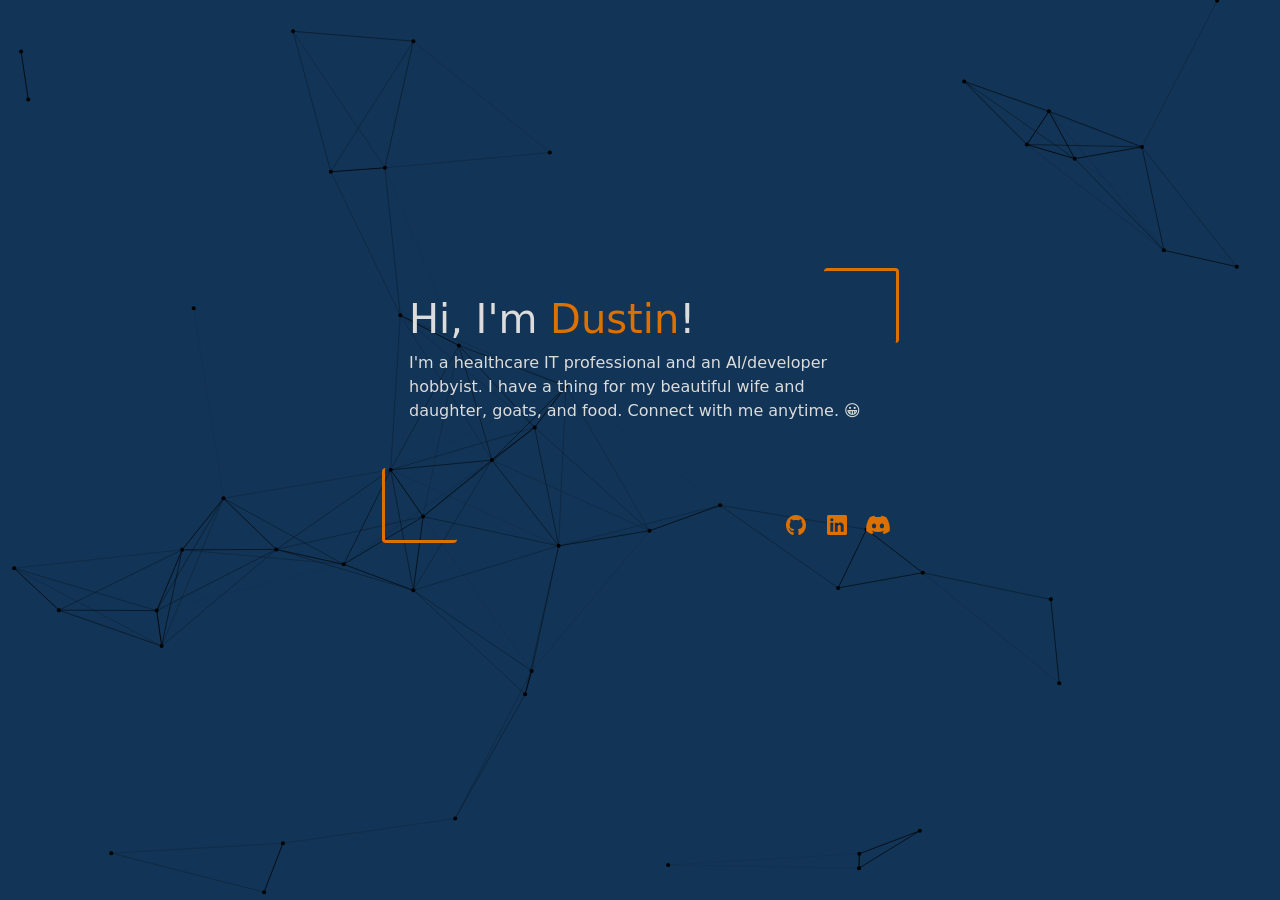
<file: index.html>
<!DOCTYPE html>
<html lang="en">

<head>
    <meta charset="UTF-8">
    <meta name="viewport" content="width=device-width, initial-scale=1.0">
    <meta name="darkreader-lock">
    <link rel="icon" type="image/svg" href="Icons/goat.svg">
    <title>Dustin C.</title>

    <!-- Bootstrap 5 and CSS Init -->
    <link href="https://cdn.jsdelivr.net/npm/bootstrap@5.0.2/dist/css/bootstrap.min.css" rel="stylesheet"
        integrity="sha384-EVSTQN3/azprG1Anm3QDgpJLIm9Nao0Yz1ztcQTwFspd3yD65VohhpuuCOmLASjC" crossorigin="anonymous">
    <link rel="stylesheet" href="CSS/styles.css">
</head>

<body>
    <canvas id="particleCanvas"></canvas>

    <main class="corner-highlight">
        <h1>Hi, I'm <span class="lookatme">Dustin</span>!</h1>
        <p>I'm a healthcare IT professional and an AI/developer hobbyist. I have a thing for my beautiful wife and
            daughter, goats, and food. Connect with me anytime. 😀</p>
        <section class="icons">
            <a href="https://github.com/GoatEXE"><img src="Icons/github.svg" class="icon" alt="github"></a>
            <a href="https://www.linkedin.com/in/dustin-coppock-788351135/"><img src="Icons/linkedin.svg" class="icon"
                    alt="linkedin"></a>
            <a href="https://discordapp.com/users/211240039747813376"><img src="Icons/discord.svg" class="icon"
                    alt="discord"></a>
        </section>
    </main>

    <!-- Bootstrap 5 JS  and JS Init -->
    <script src="https://cdn.jsdelivr.net/npm/bootstrap@5.0.2/dist/js/bootstrap.bundle.min.js"
        integrity="sha384-MrcW6ZMFYlzcLA8Nl+NtUVF0sA7MsXsP1UyJoMp4YLEuNSfAP+JcXn/tWtIaxVXM"
        crossorigin="anonymous"></script>
    <script src="JS/particles.js"></script>
</body>

</html>
</file>
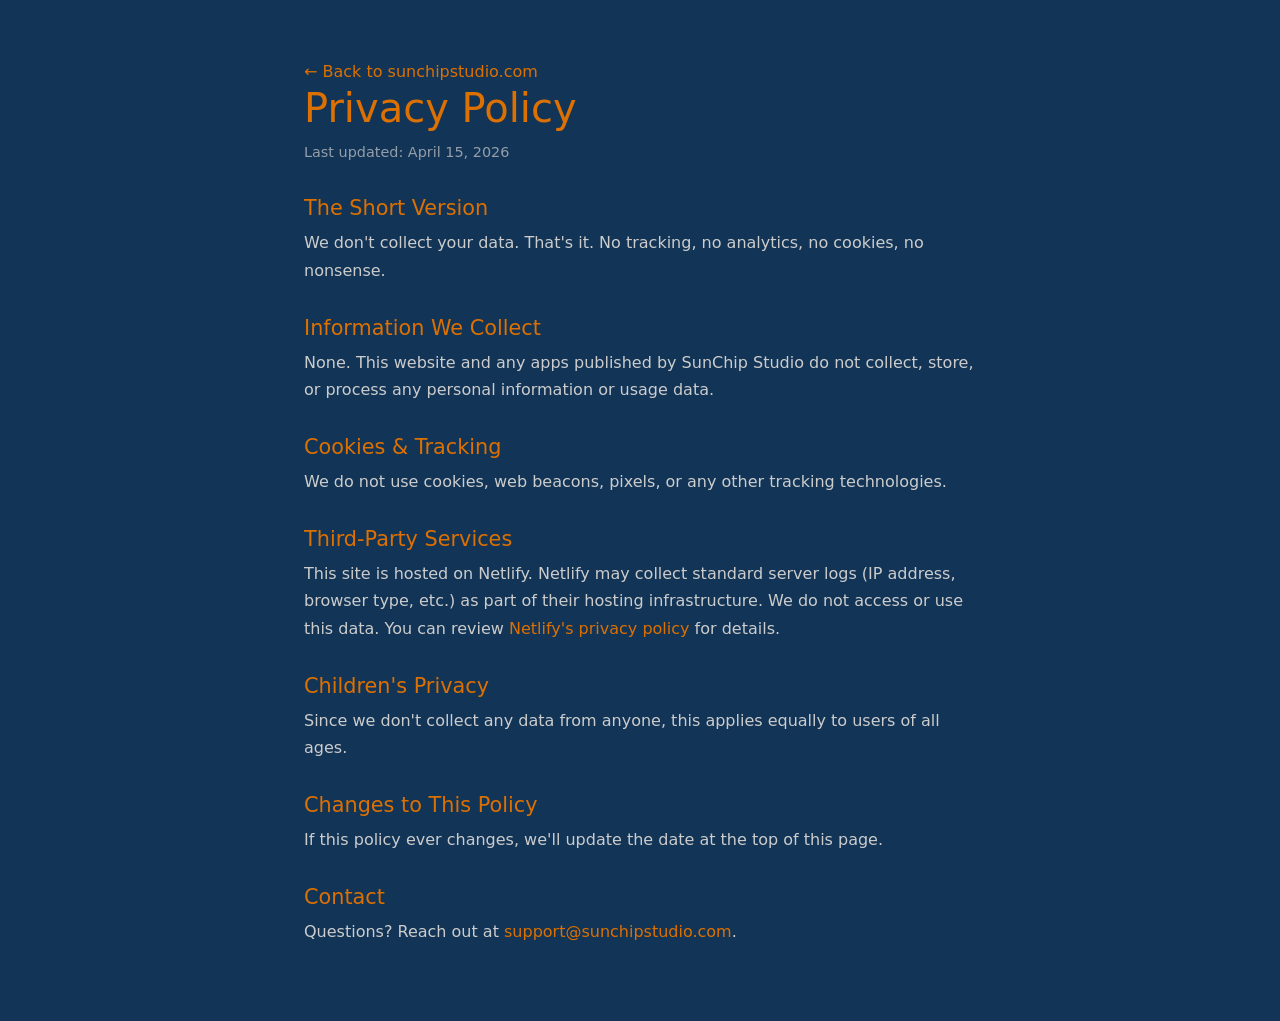
<file: privacy/index.html>
<!DOCTYPE html>
<html lang="en">

<head>
    <meta charset="UTF-8">
    <meta name="viewport" content="width=device-width, initial-scale=1.0">
    <meta name="darkreader-lock">
    <link rel="icon" type="image/svg" href="../Icons/goat.svg">
    <title>Privacy Policy - SunChip Studio</title>

    <!-- Bootstrap 5 and CSS -->
    <link href="https://cdn.jsdelivr.net/npm/bootstrap@5.0.2/dist/css/bootstrap.min.css" rel="stylesheet"
        integrity="sha384-EVSTQN3/azprG1Anm3QDgpJLIm9Nao0Yz1ztcQTwFspd3yD65VohhpuuCOmLASjC" crossorigin="anonymous">
    <link rel="stylesheet" href="../CSS/styles.css">
    <style>
        .privacy-container {
            max-width: 720px;
            margin: 0 auto;
            padding: 60px 24px;
        }

        .privacy-container h1 {
            color: var(--complimentary-color);
            margin-bottom: 8px;
        }

        .privacy-container h2 {
            color: var(--complimentary-color);
            font-size: 1.3rem;
            margin-top: 2rem;
            margin-bottom: 0.5rem;
        }

        .privacy-container p,
        .privacy-container li {
            color: var(--secondary-color);
            line-height: 1.7;
        }

        .privacy-container a {
            color: var(--complimentary-color);
            text-decoration: none;
            margin: 0;
        }

        .privacy-container a:hover {
            text-decoration: underline;
        }

        .back-link {
            display: inline-block;
            margin-bottom: 2rem;
            color: var(--complimentary-color);
            text-decoration: none;
        }

        .back-link:hover {
            text-decoration: underline;
        }

        .last-updated {
            color: var(--secondary-color);
            font-size: 0.9rem;
            opacity: 0.7;
            margin-bottom: 2rem;
        }
    </style>
</head>

<body>
    <div class="privacy-container">
        <a href="/" class="back-link">&larr; Back to sunchipstudio.com</a>

        <h1>Privacy Policy</h1>
        <p class="last-updated">Last updated: April 15, 2026</p>

        <h2>The Short Version</h2>
        <p>We don't collect your data. That's it. No tracking, no analytics, no cookies, no nonsense.</p>

        <h2>Information We Collect</h2>
        <p>None. This website and any apps published by SunChip Studio do not collect, store, or process any personal
            information or usage data.</p>

        <h2>Cookies &amp; Tracking</h2>
        <p>We do not use cookies, web beacons, pixels, or any other tracking technologies.</p>

        <h2>Third-Party Services</h2>
        <p>This site is hosted on Netlify. Netlify may collect standard server logs (IP address, browser type, etc.) as
            part of their hosting infrastructure. We do not access or use this data. You can review
            <a href="https://www.netlify.com/privacy/" target="_blank" rel="noopener">Netlify's privacy policy</a>
            for details.</p>

        <h2>Children's Privacy</h2>
        <p>Since we don't collect any data from anyone, this applies equally to users of all ages.</p>

        <h2>Changes to This Policy</h2>
        <p>If this policy ever changes, we'll update the date at the top of this page.</p>

        <h2>Contact</h2>
        <p>Questions? Reach out at
            <a href="mailto:support@sunchipstudio.com">support@sunchipstudio.com</a>.
        </p>
    </div>

    <!-- Bootstrap 5 JS -->
    <script src="https://cdn.jsdelivr.net/npm/bootstrap@5.0.2/dist/js/bootstrap.bundle.min.js"
        integrity="sha384-MrcW6ZMFYlzcLA8Nl+NtUVF0sA7MsXsP1UyJoMp4YLEuNSfAP+JcXn/tWtIaxVXM"
        crossorigin="anonymous"></script>
</body>

</html>
</file>
<file: CSS/styles.css>
/* Variables */
:root {
    --bg-color: #123456;
    --primary-color: #DCDCDC;
    --secondary-color: #CCCCCC;
    --complimentary-color: #DC7000;
}


/* HTML Elements */
body {
    background-color: var(--bg-color);
}

canvas {
    display: block;
}

h1, p {
    color: var(--primary-color);
}

a {
    margin: 3px;
}


/* Coloring */
.lookatme {
    color: var(--complimentary-color);
}


/* Icons */
.icons {
    position: absolute;
    bottom: 0px;
    right: 0px;
}

.icon {
    width: 30px;
    height: 30px;
}


/* Section Container */
.corner-highlight {
    left: 30%;
    top: 30%;
    width: 40%;
    height: 30%;
    padding: 25px;
    position: absolute;
}

.corner-highlight::before,
.corner-highlight::after {
    content: '';
    position: absolute;
    border: 3px solid var(--complimentary-color); 
    width: 75px;
    height: 75px;
    border-radius: 5%;
}

.corner-highlight::before {
    top: -2.5px;
    right: -2.5px;
    border-left: none;
    border-bottom: none;
}

.corner-highlight::after {
    bottom: -2.5px;
    left: -2.5px;
    border-top: none;
    border-right: none;
}


/* Viewport dynamics */
@media (max-width: 800px), (max-height: 600px) {
    .corner-highlight {
        left: 10%;
        top: 33%;
        width: 80%;
    }
}

@media (max-width: 500px), (max-height: 550px) {
    .corner-highlight {
        top: 20%;
        height: 50%;
    }
}

@media (max-width: 350), (max-height: 450px) {
    .corner-highlight {
        top: 10%;
        height: 80%;
    }
}
</file>
